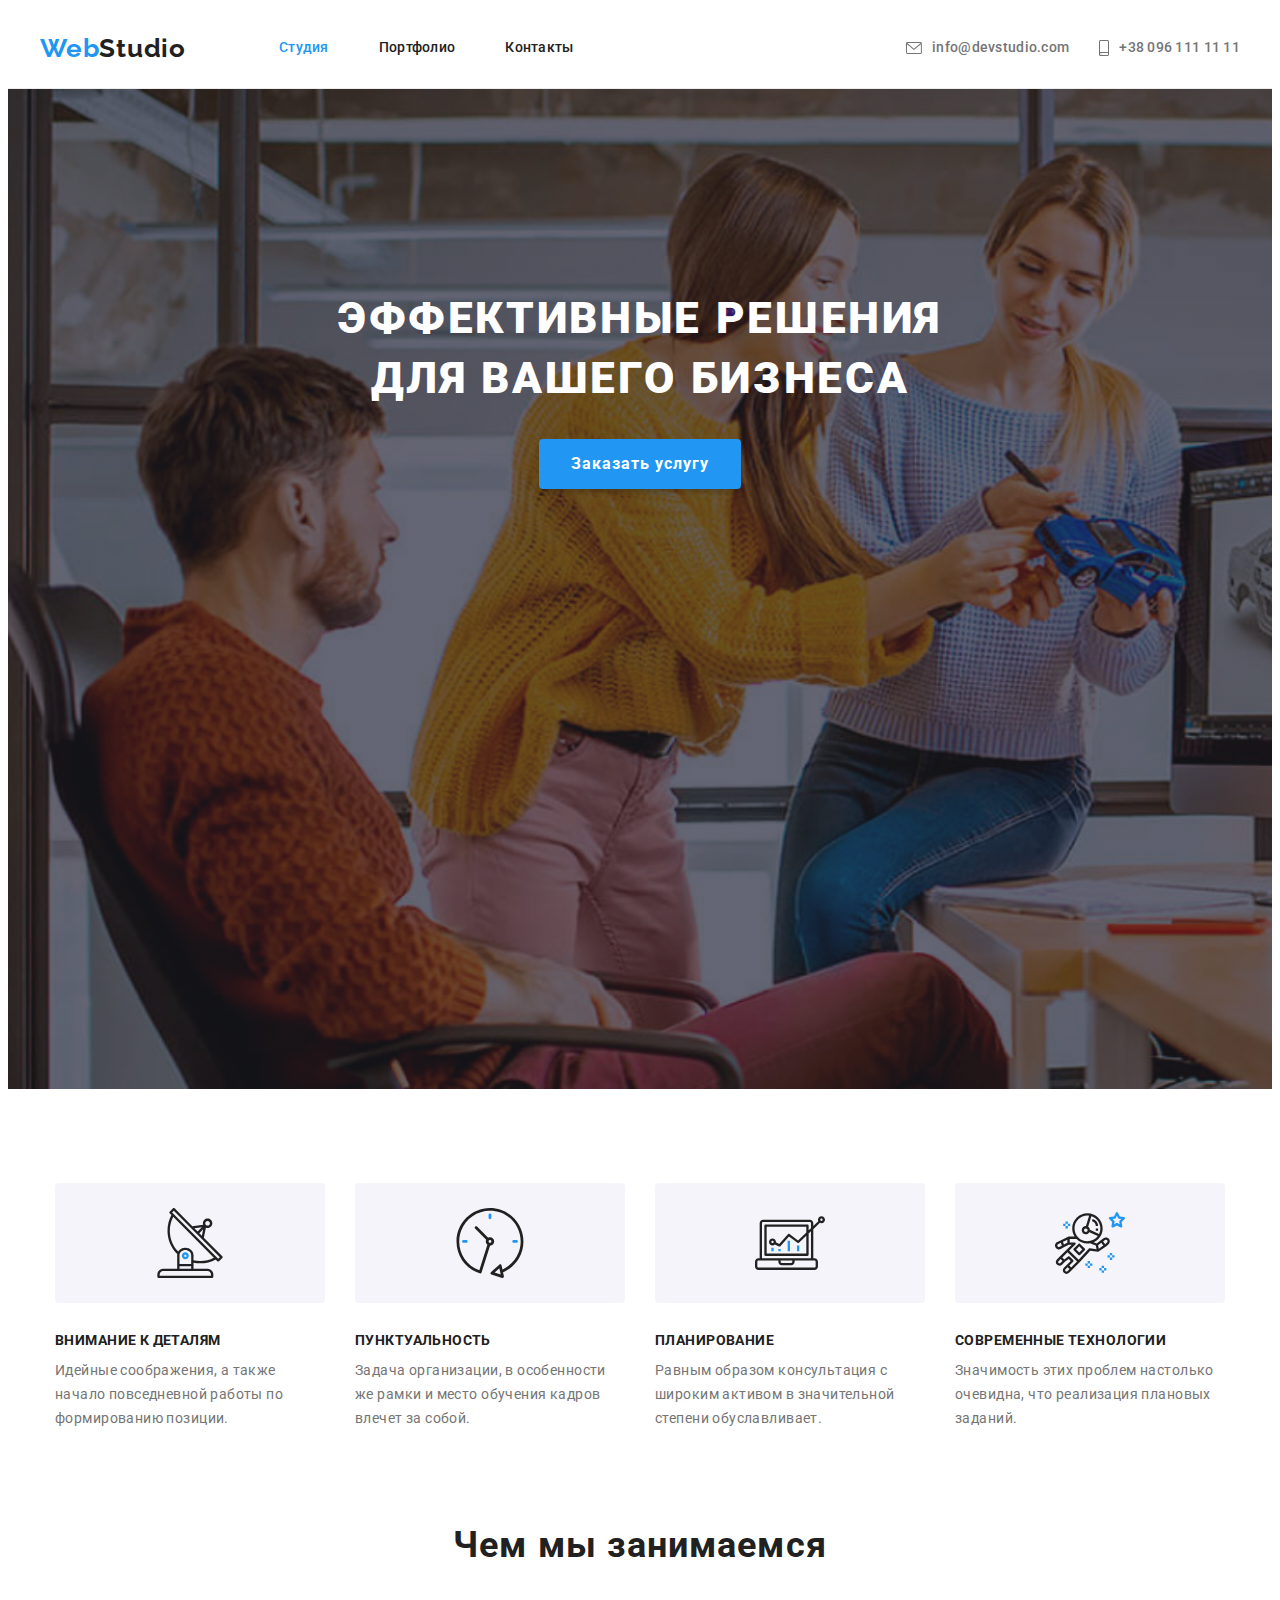
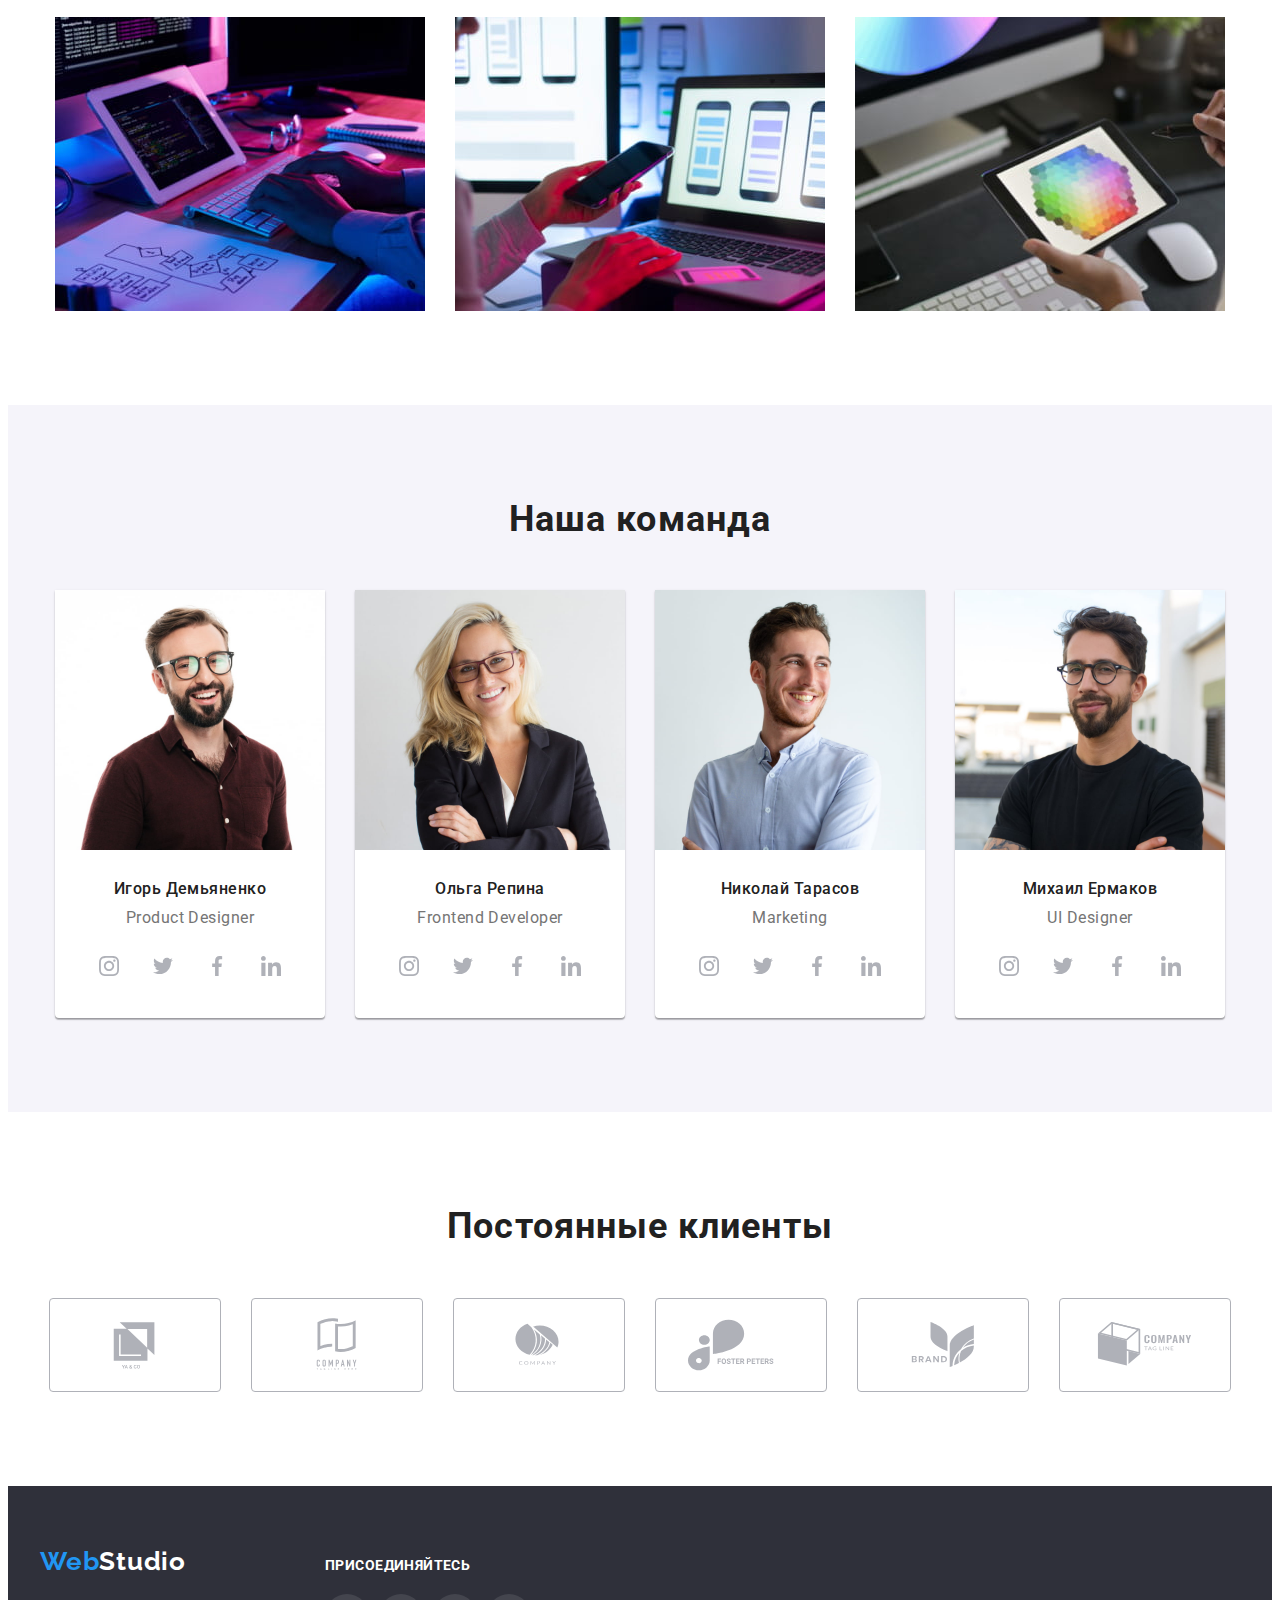
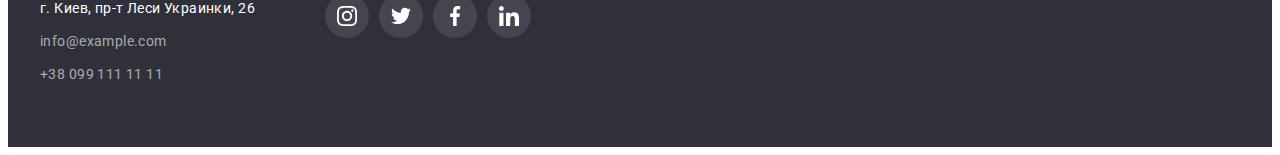
<file: index.html>
<!DOCTYPE html>
<html lang="ru">

<head>
    <meta charset="UTF-8">
    <meta http-equiv="X-UA-Compatible" content="IE=edge">
    <meta name="viewport" content="width=device-width, initial-scale=1.0">
    <title>Document</title>    

    <link rel="preconnect" href="https://fonts.googleapis.com">
    <link rel="preconnect" href="https://fonts.gstatic.com" crossorigin>
    <link href="https://fonts.googleapis.com/css2?family=Raleway:wght@700&family=Roboto:wght@400;500;700;900&display=swap"
        rel="stylesheet">

    <link rel="stylesheet" href="https://cdnjs.cloudflare.com/ajax/libs/modern-normalize/1.1.0/modern-normalize.min.css"
        integrity="sha512-wpPYUAdjBVSE4KJnH1VR1HeZfpl1ub8YT/NKx4PuQ5NmX2tKuGu6U/JRp5y+Y8XG2tV+wKQpNHVUX03MfMFn9Q=="
        crossorigin="anonymous" referrerpolicy="no-referrer" />

    <link rel="stylesheet" href="./css/styles.css">
</head>

<body>
    <header class="header">
        <div class="container">
            <nav class="header__navigation navigation">
                <a class="navigation__logo logo" href="./index.html">
                    <p><span class="logo_accent">Web</span>Studio</p>
                </a>
                <ul class="navigation__list">
                    <li class="navigation__item">
                        <a class="navigation__link current" href="./index.html">Студия</a>
                    </li>
                    <li class="navigation__item">
                        <a class="navigation__link" href="./portfolio.html">Портфолио</a>
                    </li>
                    <li class="navigation__item">
                        <a class="navigation__link" href="#">Контакты</a>
                    </li>
                </ul>
            </nav>
            <ul class="contacts__list">
                <li class="contacts__item contacts__item_mail">
                    <a class="contacts__link" href="mailto:info@devstudio.com">
                        <svg class="contacts__link_mail">
                            <use href="./images/icons.svg#mail"></use>                            
                        </svg>
                        info@devstudio.com</a>
                </li>
                <li class="contacts__item contacts__item_phone">
                    <a class="contacts__link" href="tel:+380961111111">
                        <svg class="contacts__link_phone">
                            <use href="./images/icons.svg#smartphone"></use>
                        </svg>
                        +38 096 111 11 11</a>
                </li>
            </ul>
        </div>                
    </header>

    <main>
        <!-- hero -->
        <section class="hero hero_owerlay">
            <div class="container">
                <h1 class="hero__title">Эффективные решения для вашего бизнеса</h1>
                <button class="hero__button-order button" type="button">Заказать услугу</button>
            </div>            
        </section>

        <!-- features -->
        <section class="features section">
            <div class="container">
                <h2 class="features__title visually-hidden" aria-hidden="true" tabindex="-1">Наши особенности</h2>
                <ul class="features__list">
                    <li class="features__item">
                        <div class="features__icons">
                            <svg class="features__icon">
                                <use href="./images/icons.svg#antenna-1"></use>
                            </svg>
                        </div>
                        <h3 class="features__title">Внимание к деталям</h3>
                        <p class="features__description">Идейные соображения, а также начало повседневной работы по формированию
                            позиции.</p>
                    </li>
                    <li class="features__item">
                        <div class="features__icons">
                            <svg class="features__icon">
                                <use href="./images/icons.svg#clock-2"></use>
                            </svg>
                        </div>
                        <h3 class="features__title">Пунктуальность</h3>
                        <p class="features__description">Задача организации, в особенности же рамки и место обучения кадров влечет за
                            собой.</p>
                    </li>
                    <li class="features__item">
                        <div class="features__icons">
                            <svg class="features__icon">
                                <use href="./images/icons.svg#diagram-3"></use>
                            </svg>
                        </div>
                        <h3 class="features__title">Планирование</h3>
                        <p class="features__description">Равным образом консультация с широким активом в значительной степени
                            обуславливает.</p>
                    </li>
                    <li class="features__item">
                        <div class="features__icons">
                            <svg class="features__icon">
                                <use href="./images/icons.svg#astronaut-4"></use>
                            </svg>
                        </div>
                        <h3 class="features__title">Современные технологии</h3>
                        <p class="features__description">Значимость этих проблем настолько очевидна, что реализация плановых заданий.
                        </p>
                    </li>
                </ul>
            </div>            
        </section>

        <!-- job-types -->
        <section class="job-types section">
            <div class="container">
                <h2 class="job-types__title">Чем мы занимаемся</h2>
                <ul class="job-types__list">
                    <li class="job-types__item">
                        <img class="job-types__img" src="./images/job-types/img-1.jpg" width="370" height="294" alt="человек программирует на планшете">
                    </li>
                    <li class="job-types__item">
                        <img class="job-types__img" src="./images/job-types/img-2.jpg" width="370" height="294"
                            alt="человек смотрит дизайн приложения на мониторе компьютера">
                    </li>
                    <li class="job-types__item">
                        <img class="job-types__img" src="./images/job-types/img-3.jpg" width="370" height="294" alt="на планшете изображена цветовая схема">
                    </li>
                </ul>
            </div>            
        </section>

        <!-- team -->
        <section class="team section">
            <div class="container">
                <h2 class="team__title">Наша команда</h2>
                <ul class="team__list">
                    <li class="team__item">
                        <img class="team__item-img" src="./images/team/card-1.jpg" width="270" height="260" alt="фото разработчика Игоря Демьяненко">
                        <h3 class="team__item-title">Игорь Демьяненко</h3>
                        <p class="team__item-subtitle">Product Designer</p>
                        <ul class="team__socials-list socials__list">
                            <li class="team__socials-item socials__item">
                                <a class="team__socials-link socials__link" href="#">
                                    <svg class="socials__icon">
                                        <use href="./images/icons.svg#instagram"></use>
                                    </svg>
                                </a>
                            </li>
                            <li class="team__socials-item socials__item">
                                <a class="team__socials-link socials__link" href="#">
                                    <svg class="socials__icon">
                                        <use href="./images/icons.svg#twitter"></use>
                                    </svg>
                                </a>
                            </li>
                            <li class="team__socials-item socials__item">
                                <a class="team__socials-link socials__link" href="#">
                                    <svg class="socials__icon">
                                        <use href="./images/icons.svg#facebook"></use>
                                    </svg>
                                </a>
                            </li>
                            <li class="team__socials-item socials__item">
                                <a class="team__socials-link socials__link" href="#">
                                    <svg class="socials__icon">
                                        <use href="./images/icons.svg#linkedin"></use>
                                    </svg>
                                </a>
                            </li>
                        </ul>
                    </li>
                    <li class="team__item">
                        <img class="team__item-img" src="./images/team/card-2.jpg" width="270" height="260" alt="фото разработчика Ольги Репиной">
                        <h3 class="team__item-title">Ольга Репина</h3>
                        <p class="team__item-subtitle">Frontend Developer</p>
                        <ul class="team__socials-list socials__list">
                            <li class="team__socials-item socials__item">
                                <a class="team__socials-link socials__link" href="#">
                                    <svg class="socials__icon">
                                        <use href="./images/icons.svg#instagram"></use>
                                    </svg>
                                </a>
                            </li>
                            <li class="team__socials-item socials__item">
                                <a class="team__socials-link socials__link" href="#">
                                    <svg class="socials__icon">
                                        <use href="./images/icons.svg#twitter"></use>
                                    </svg>
                                </a>
                            </li>
                            <li class="team__socials-item socials__item">
                                <a class="team__socials-link socials__link" href="#">
                                    <svg class="socials__icon">
                                        <use href="./images/icons.svg#facebook"></use>
                                    </svg>
                                </a>
                            </li>
                            <li class="team__socials-item socials__item">
                                <a class="team__socials-link socials__link" href="#">
                                    <svg class="socials__icon">
                                        <use href="./images/icons.svg#linkedin"></use>
                                    </svg>
                                </a>
                            </li>
                        </ul>
                    </li>
                    <li class="team__item">
                        <img class="team__item-img" src="./images/team/card-3.jpg" width="270" height="260" alt="фото разработчика Николая Тарасова">
                        <h3 class="team__item-title">Николай Тарасов</h3>
                        <p class="team__item-subtitle">Marketing</p>
                        <ul class="team__socials-list socials__list">
                            <li class="team__socials-item socials__item">
                                <a class="team__socials-link socials__link" href="#">
                                    <svg class="socials__icon">
                                        <use href="./images/icons.svg#instagram"></use>
                                    </svg>
                                </a>
                            </li>
                            <li class="team__socials-item socials__item">
                                <a class="team__socials-link socials__link" href="#">
                                    <svg class="socials__icon">
                                        <use href="./images/icons.svg#twitter"></use>
                                    </svg>
                                </a>
                            </li>
                            <li class="team__socials-item socials__item">
                                <a class="team__socials-link socials__link" href="#">
                                    <svg class="socials__icon">
                                        <use href="./images/icons.svg#facebook"></use>
                                    </svg>
                                </a>
                            </li>
                            <li class="team__socials-item socials__item">
                                <a class="team__socials-link socials__link" href="#">
                                    <svg class="socials__icon">
                                        <use href="./images/icons.svg#linkedin"></use>
                                    </svg>
                                </a>
                            </li>
                        </ul>
                    </li>
                    <li class="team__item">
                        <img class="team__item-img" src="./images/team/card-4.jpg" width="270" height="260" alt="фото разработчика Михаила Ермакова">
                        <h3 class="team__item-title">Михаил Ермаков</h3>
                        <p class="team__item-subtitle">UI Designer</p>
                        <ul class="team__socials-list socials__list">
                            <li class="team__socials-item socials__item">
                                <a class="team__socials-link socials__link" href="#">
                                    <svg class="socials__icon">
                                        <use href="./images/icons.svg#instagram"></use>
                                    </svg>
                                </a>
                            </li>
                            <li class="team__socials-item socials__item">
                                <a class="team__socials-link socials__link" href="#">
                                    <svg class="socials__icon">
                                        <use href="./images/icons.svg#twitter"></use>
                                    </svg>
                                </a>
                            </li>
                            <li class="team__socials-item socials__item">
                                <a class="team__socials-link socials__link" href="#">
                                    <svg class="socials__icon">
                                        <use href="./images/icons.svg#facebook"></use>
                                    </svg>
                                </a>
                            </li>
                            <li class="team__socials-item socials__item">
                                <a class="team__socials-link socials__link" href="#">
                                    <svg class="socials__icon">
                                        <use href="./images/icons.svg#linkedin"></use>
                                    </svg>
                                </a>
                            </li>
                        </ul>
                    </li>
                </ul>
            </div>            
        </section>

        <!-- clients -->
        <section class="clients section">
            <div class="container">
                <h2 class="clients__title">Постоянные клиенты</h2>
                <ul class="clients__list">
                    <li class="clients__item">
                        <a href="#" class="clients__link">
                            <svg class="clients__icon">
                                <use href="./images/icons.svg#client-1"></use>
                            </svg>
                        </a>
                    </li>
                    <li class="clients__item">
                        <a href="#" class="clients__link">
                            <svg class="clients__icon">
                                <use href="./images/icons.svg#client-2"></use>
                            </svg>
                        </a>
                    </li>
                    <li class="clients__item">
                        <a href="#" class="clients__link">
                            <svg class="clients__icon">
                                <use href="./images/icons.svg#client-3"></use>
                            </svg>
                        </a>
                    </li>
                    <li class="clients__item">
                        <a href="#" class="clients__link">
                            <svg class="clients__icon">
                                <use href="./images/icons.svg#client-4"></use>
                            </svg>
                        </a>
                    </li>
                    <li class="clients__item">
                        <a href="#" class="clients__link">
                            <svg class="clients__icon">
                                <use href="./images/icons.svg#client-5"></use>
                            </svg>
                        </a>
                    </li>
                    <li class="clients__item">
                        <a href="#" class="clients__link">
                            <svg class="clients__icon">
                                <use href="./images/icons.svg#client-6"></use>
                            </svg>
                        </a>
                    </li>
                </ul>
            </div>
        </section>
    </main>

    <footer class="footer">
        <div class="container">
            <div class="footer__flex-contsiner">
                <div class="footer__flex-item">
                    <a class="footer__logo logo" href="./index.html">
                        <p><span class="logo_accent">Web</span>Studio</p>
                    </a>
                    <address class="footer__address">
                        <ul class="address__list">
                            <li class="address__item">
                                <a class="address__link" href="https://goo.gl/maps/WGsZqFexePuv4Tt99" target="_blank"
                                    rel="noonoreferrer nofollow">г. Киев, пр-т Леси Украинки, 26</a>
                            </li>
                            <li class="address__item">
                                <a class="address__link" href="mailto:info@example.com">info@example.com</a>
                            </li>
                            <li class="address__item">
                                <a class="address__link" href="tel:+380991111111">+38 099 111 11 11</a>
                            </li>
                        </ul>
                    </address>
                </div>
                <div class="footer__flex-item">
                    <h2 class="footer__socilas-title">Присоединяйтесь</h2>
                    <ul class="footer__socials-list socials__list">
                        <li class="footer__socials-item socials__item">
                            <a class="footer__socials-link socials__link" href="#">
                                <svg class="socials__icon">
                                    <use href="./images/icons.svg#instagram"></use>
                                </svg>
                            </a>
                        </li>
                        <li class="footer__socials-item socials__item">
                            <a class="footer__socials-link socials__link" href="#">
                                <svg class="socials__icon">
                                    <use href="./images/icons.svg#twitter"></use>
                                </svg>
                            </a>
                        </li>
                        <li class="footer__socials-item socials__item">
                            <a class="footer__socials-link socials__link" href="#">
                                <svg class="socials__icon">
                                    <use href="./images/icons.svg#facebook"></use>
                                </svg>
                            </a>
                        </li>
                        <li class="footer__socials-item socials__item">
                            <a class="footer__socials-link socials__link" href="#">
                                <svg class="socials__icon">
                                    <use href="./images/icons.svg#linkedin"></use>
                                </svg>
                            </a>
                        </li>
                    </ul>
                </div>
            </div>           
        </div>        
    </footer>
</body>
</html>
</file>
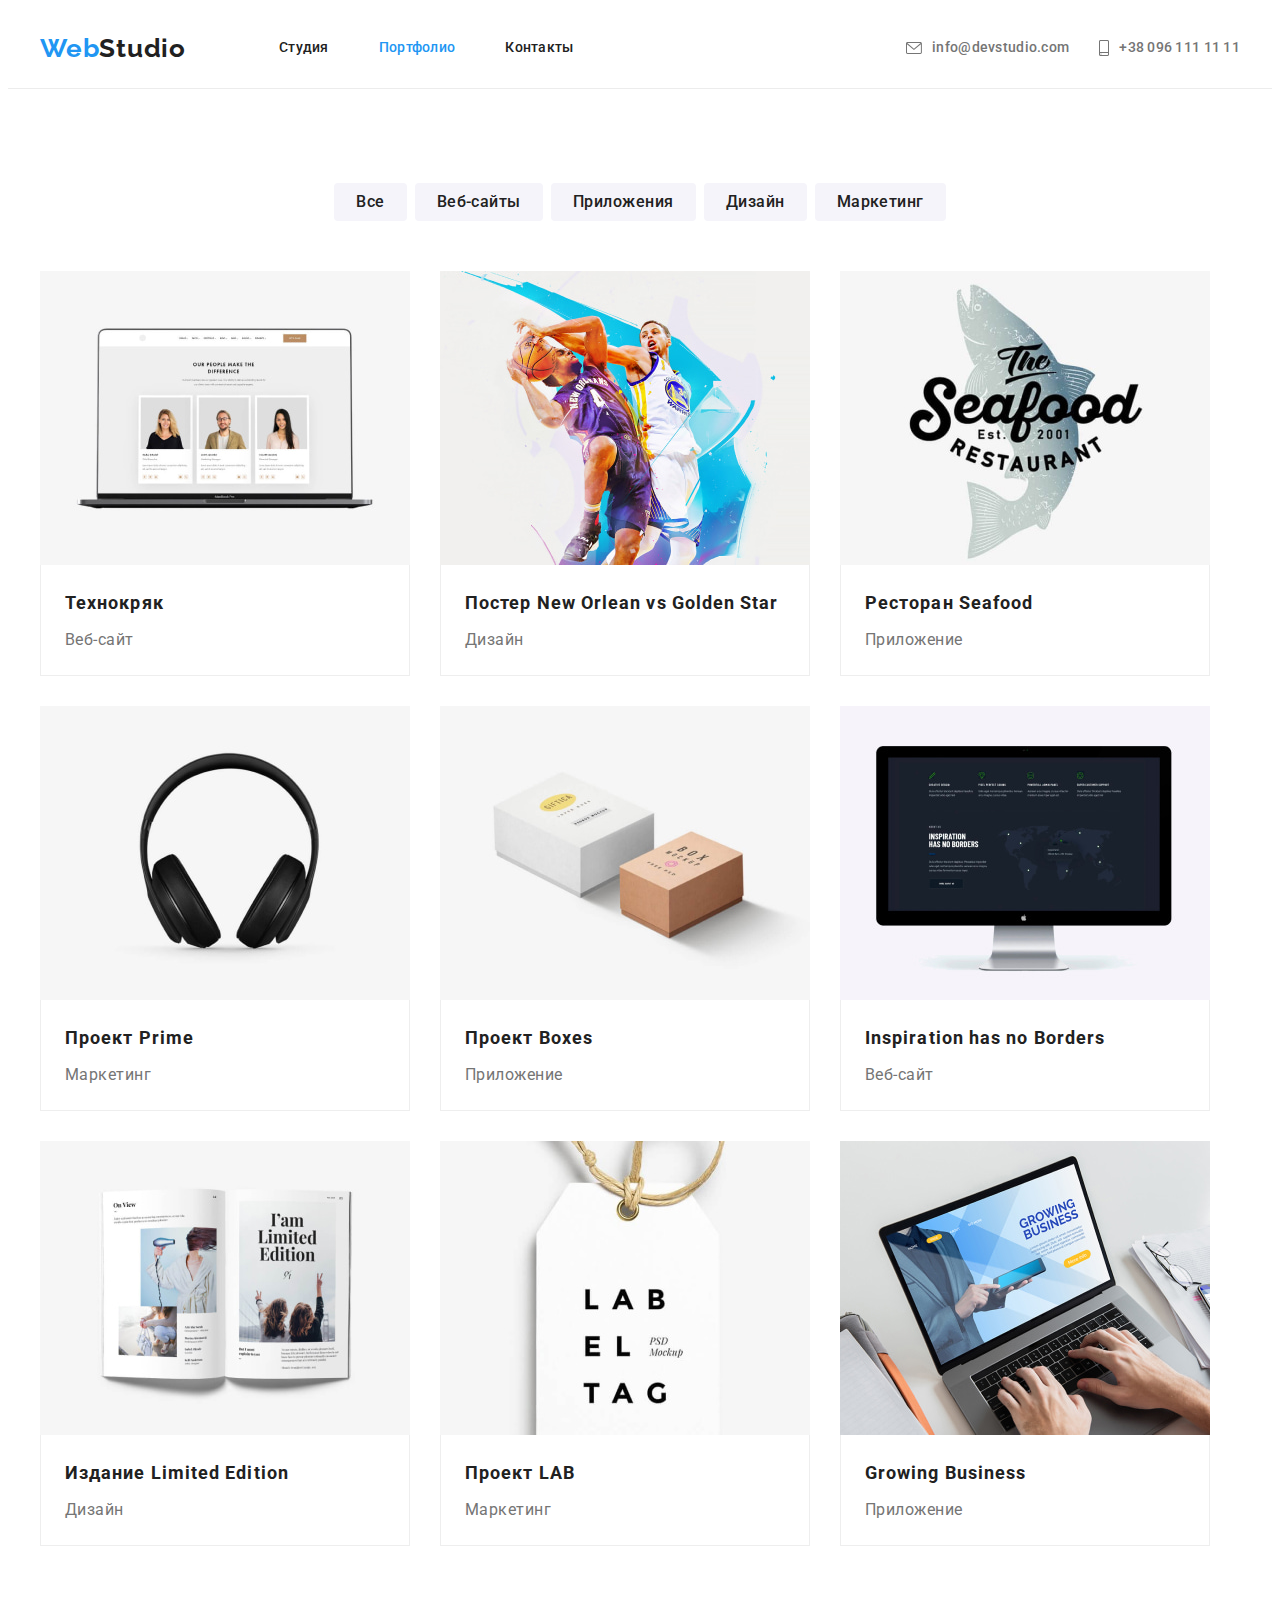
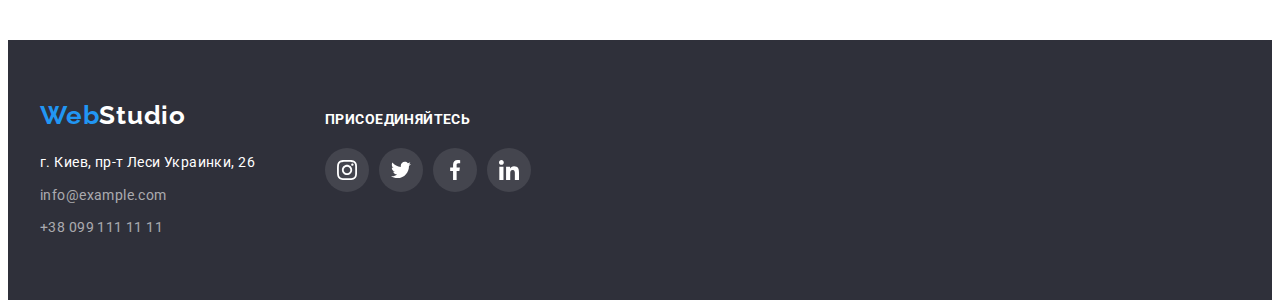
<file: portfolio.html>
<!DOCTYPE html>
<html lang="ru">

<head>
    <meta charset="UTF-8">
    <meta http-equiv="X-UA-Compatible" content="IE=edge">
    <meta name="viewport" content="width=device-width, initial-scale=1.0">
    <title>Document</title>

    <link rel="preconnect" href="https://fonts.googleapis.com">
    <link rel="preconnect" href="https://fonts.gstatic.com" crossorigin>
    <link href="https://fonts.googleapis.com/css2?family=Raleway:wght@700&family=Roboto:wght@400;500;700;900&display=swap"
        rel="stylesheet">

    <link rel="stylesheet" href="https://cdnjs.cloudflare.com/ajax/libs/modern-normalize/1.1.0/modern-normalize.min.css"
        integrity="sha512-wpPYUAdjBVSE4KJnH1VR1HeZfpl1ub8YT/NKx4PuQ5NmX2tKuGu6U/JRp5y+Y8XG2tV+wKQpNHVUX03MfMFn9Q=="
        crossorigin="anonymous" referrerpolicy="no-referrer" />
        
    <link rel="stylesheet" href="./css/styles.css">
</head>

<body>
    <header class="header">
        <div class="container">
            <nav class="header__navigation navigation">
                <a class="navigation__logo logo" href="./index.html">
                    <p><span class="logo_accent">Web</span>Studio</p>
                </a>
                <ul class="navigation__list">
                    <li class="navigation__item">
                        <a class="navigation__link" href="./index.html">Студия</a>
                    </li>
                    <li class="navigation__item">
                        <a class="navigation__link current" href="./portfolio.html">Портфолио</a>
                    </li>
                    <li class="navigation__item">
                        <a class="navigation__link" href="#">Контакты</a>
                    </li>
                </ul>
            </nav>
            <ul class="contacts__list">
                <li class="contacts__item contacts__item_mail">
                    <a class="contacts__link" href="mailto:info@devstudio.com">
                        <svg class="contacts__link_mail">
                            <use href="./images/icons.svg#mail"></use>
                        </svg>
                        info@devstudio.com</a>
                </li>
                <li class="contacts__item contacts__item_phone">
                    <a class="contacts__link" href="tel:+380961111111">
                        <svg class="contacts__link_phone">
                            <use href="./images/icons.svg#smartphone"></use>
                        </svg>
                        +38 096 111 11 11</a>
                </li>
            </ul>
        </div>
    </header>

    <main>
        <section class="section">
            <div class="container">
                <h1 class="visually-hidden">Наши работы</h1>
                <ul class="filters__list">
                    <li class="filters__item">
                        <button class="filters__button" type="button">Все</button>
                    </li>
                    <li class="filters__item">
                        <button class="filters__button" type="button">Веб-сайты</button>
                    </li>
                    <li class="filters__item">
                        <button class="filters__button" type="button">Приложения</button>
                    </li>
                    <li class="filters__item">
                        <button class="filters__button" type="button">Дизайн</button>
                    </li>
                    <li class="filters__item">
                        <button class="filters__button" type="button">Маркетинг</button>
                    </li>
                </ul>
                <ul class="projects__list">
                    <li class="projects__item">
                        <a href="#" class="projects__link">
                            <img class="projects__img" src="./images/projects/project-1.jpg" width="370" height="294"
                                alt="ноутбук с открытым сайтом Технокряк">
                            <div class="projects__text">
                                <h2 class="projects__title">Технокряк</h2>
                                <p class="projects__subtitle">Веб-сайт</p>
                            </div>                            
                        </a>
                    </li>
                    <li class="projects__item">
                        <a href="#" class="projects__link">
                            <img class="projects__img" src="./images/projects/project-2.jpg" width="370" height="294"
                                alt="постер с изображениеми двох баскетболистов">
                            <div class="projects__text">
                                <h2 class="projects__title">Постер New Orlean vs Golden Star</h2>
                                <p class="projects__subtitle">Дизайн</p>
                            </div>                            
                        </a>
                    </li>
                    <li class="projects__item">
                        <a href="#" class="projects__link">
                            <img class="projects__img" src="./images/projects/project-3.jpg" width="370" height="294" alt="логотимп ресторана Seafood">
                            <div class="projects__text">
                                <h2 class="projects__title">Ресторан Seafood</h2>
                                <p class="projects__subtitle">Приложение</p>
                            </div>                            
                        </a>
                    </li>
                    <li class="projects__item">
                        <a href="#" class="projects__link">
                            <img class="projects__img" src="./images/projects/project-4.jpg" width="370" height="294" alt="черные накладные наушники">
                            <div class="projects__text">
                                <h2 class="projects__title">Проект Prime</h2>
                                <p class="projects__subtitle">Маркетинг</p>
                            </div>                            
                        </a>
                    </li>
                    <li class="projects__item">
                        <a href="#" class="projects__link">
                            <img class="projects__img" src="./images/projects/project-5.jpg" width="370" height="294"
                                alt="изображены белий и оранжевый боксы">
                            <div class="projects__text">
                                <h2 class="projects__title">Проект Boxes</h2>
                                <p class="projects__subtitle">Приложение</p>
                            </div>                            
                        </a>
                    </li>
                    <li class="projects__item">
                        <a href="#" class="projects__link">
                            <img class="projects__img" src="./images/projects/project-6.jpg" width="370" height="294"
                                alt="мак с открытым сайтом Inspiration has no Borders">
                            <div class="projects__text">
                                <h2 class="projects__title">Inspiration has no Borders</h2>
                                <p class="projects__subtitle">Веб-сайт</p>
                            </div>                            
                        </a>
                    </li>
                    <li class="projects__item">
                        <a href="#" class="projects__link">
                            <img class="projects__img" src="./images/projects/project-7.jpg" width="370" height="294"
                                alt="развертка книги лимитированого издания">
                            <div class="projects__text">
                                <h2 class="projects__title">Издание Limited Edition</h2>
                                <p class="projects__subtitle">Дизайн</p>
                            </div>                            
                        </a>
                    </li>
                    <li class="projects__item">
                        <a href="#" class="projects__link">
                            <img class="projects__img" src="./images/projects/project-8.jpg" width="370" height="294" alt="логотип проекта LAB">
                            <div class="projects__text">
                                <h2 class="projects__title">Проект LAB</h2>
                                <p class="projects__subtitle">Маркетинг</p>
                            </div>                            
                        </a>
                    </li>
                    <li class="projects__item">
                        <a href="#" class="projects__link">
                            <img class="projects__img" src="./images/projects/project-9.jpg" width="370" height="294"
                                alt="на ноутбуке открыто приложение Growing Business">
                            <div class="projects__text">
                                <h2 class="projects__title">Growing Business</h2>
                                <p class="projects__subtitle">Приложение</p>
                            </div>                            
                        </a>
                    </li>
                </ul>
            </div>            
        </section>
    </main>

    <footer class="footer">
        <div class="container">
            <div class="footer__flex-contsiner">
                <div class="footer__flex-item">
                    <a class="footer__logo logo" href="./index.html">
                        <p><span class="logo_accent">Web</span>Studio</p>
                    </a>
                    <address class="footer__address">
                        <ul class="address__list">
                            <li class="address__item">
                                <a class="address__link" href="https://goo.gl/maps/WGsZqFexePuv4Tt99" target="_blank"
                                    rel="noonoreferrer nofollow">г. Киев, пр-т Леси Украинки, 26</a>
                            </li>
                            <li class="address__item">
                                <a class="address__link" href="mailto:info@example.com">info@example.com</a>
                            </li>
                            <li class="address__item">
                                <a class="address__link" href="tel:+380991111111">+38 099 111 11 11</a>
                            </li>
                        </ul>
                    </address>
                </div>
                <div class="footer__flex-item">
                    <h2 class="footer__socilas-title">Присоединяйтесь</h2>
                    <ul class="footer__socials-list socials__list">
                        <li class="footer__socials-item socials__item">
                            <a class="footer__socials-link socials__link" href="#">
                                <svg class="socials__icon">
                                    <use href="./images/icons.svg#instagram"></use>
                                </svg>
                            </a>
                        </li>
                        <li class="footer__socials-item socials__item">
                            <a class="footer__socials-link socials__link" href="#">
                                <svg class="socials__icon">
                                    <use href="./images/icons.svg#twitter"></use>
                                </svg>
                            </a>
                        </li>
                        <li class="footer__socials-item socials__item">
                            <a class="footer__socials-link socials__link" href="#">
                                <svg class="socials__icon">
                                    <use href="./images/icons.svg#facebook"></use>
                                </svg>
                            </a>
                        </li>
                        <li class="footer__socials-item socials__item">
                            <a class="footer__socials-link socials__link" href="#">
                                <svg class="socials__icon">
                                    <use href="./images/icons.svg#linkedin"></use>
                                </svg>
                            </a>
                        </li>
                    </ul>
                </div>
            </div>
        </div>
    </footer>
</body>

</html>
</file>
<file: css/styles.css>
/* colors */
:root {
  /* fonts */
  --main-font: 'Roboto', sans-serif;
  --secondary-font: 'Raleway', sans-serif;

  /* bg-color */
  --main-bg-color: #fff;
  --secondary-bg-color: #2f303a;
  --third-bg-color: #f5f4fa;

  /* text-color */
  --title-color: #212121;
  --main-text-color: #757575;
  --accent-color: #2196f3;
  --accent-btn-color: #188ce8;
  --fill-color: #afb1b8;
  --footer-contacts-color: rgba(255, 255, 255, 0.6);

  /* other color */
  --header-border-color: #ececec;
  --footer-socials-bg-color: rgba(255, 255, 255, 0.1);
  --project-border-color: #eee;
}

/* Declaration order */
/* Positioning */
/* Box-model */
/* Typography */
/* Visual */
/* Misc */

/* default styles */

body {
  font-family: var(--main-font);
  font-weight: 400;
  color: var(--main-text-color);
  background-color: var(--main-bg-color);
}

h1,
h2,
h3,
p {
  margin: 0;
  padding: 0;
}

a {
  text-decoration: none;
  color: inherit;
}

button {
  font-family: inherit;
  cursor: pointer;
  border: none;
}

ul {
  margin: 0;
  padding: 0;
  list-style: none;
}

address {
  font-style: normal;
}

img {
  display: block;
  max-width: 100%;
  height: auto;
}

.outline {
  outline: 2px solid lime;
}

.container {
  max-width: 1200px;
  margin: 0 auto;
  padding-left: 15px;
  padding-right: 15px;
}

.section {
  padding: 94px 0;
}

.logo {
  font-family: var(--secondary-font);
  font-weight: 700;
  font-size: 26px;
  line-height: 1.19;
  letter-spacing: 0.03em;
}

.logo_accent {
  color: var(--accent-color);
}

.button {
  padding: 10px 32px;
  color: var(--main-bg-color);
  background-color: var(--accent-color);
  box-shadow: 0px 4px 4px rgba(0, 0, 0, 0.15);
  border-radius: 4px;
  transition: all 0.3s ease-in-out;
}

.button:hover,
.button:focus {
  background-color: var(--accent-btn-color);
}

.visually-hidden {
  position: absolute;
  white-space: nowrap;
  width: 1px;
  height: 1px;
  overflow: hidden;
  border: 0;
  padding: 0;
  clip: rect(0 0 0 0);
  clip-path: inset(50%);
  margin: -1px;
}

/* header */
.header {
  max-height: 80px;
  border-bottom: 1px solid var(--header-border-color);
}

.header > .container {
  display: flex;
}

.header__navigation {
  display: flex;
  align-items: center;
}

.navigation__list,
.contacts__list {
  display: flex;
  font-weight: 500;
  font-size: 14px;
  line-height: 1.14;
  letter-spacing: 0.02em;
}

.navigation__item:not(:last-child) {
  margin-right: 50px;
}

.navigation__link,
.contacts__link {
  display: inline-flex;
  align-items: center;
  padding-top: 32px;
  padding-bottom: 32px;
  transition: all 0.3s ease-in-out;
}

.navigation__logo {
  display: block;
  margin-right: 93px;
  color: var(--title-color);
}

.navigation__link {
  color: var(--title-color);
}

.navigation__link:hover,
.navigation__link:focus,
.navigation__link.current {
  color: var(--accent-color);
}

.contacts__list {
  margin-left: auto;
}

.contacts__item:not(:last-child) {
  margin-right: 30px;
}

.contacts__link {
  color: var(--main-text-color);
}

.contacts__link:hover,
.contacts__link:focus {
  color: var(--accent-color);
  fill: var(--accent-color);
}

.contacts__link_mail,
.contacts__link_phone {
  margin-right: 10px;
}

.contacts__link_mail {
  width: 16px;
  height: 12px;
}

.contacts__link_phone {
  width: 10px;
  height: 16px;
}

/* footer */
.footer {
  padding: 60px 0;
  font-size: 14px;
  line-height: 1.71;
  letter-spacing: 0.03em;
  color: var(--footer-contacts-color);
  background-color: var(--secondary-bg-color);
}

.footer__flex-contsiner {
  display: flex;
  align-items: baseline;
}

.footer__flex-item:nth-child(1) {
  margin-right: 70px;
}

.footer__logo {
  display: inline-block;
  margin-bottom: 20px;
  color: var(--main-bg-color);
}

.address__item:not(:last-child) {
  margin-bottom: 9px;
}

.address__link[target] {
  color: var(--main-bg-color);
}

.footer__socilas-title {
  margin-bottom: 20px;
  font-weight: 700;
  font-size: 14px;
  line-height: 1.14;
  letter-spacing: 0.03em;
  text-transform: uppercase;
  color: var(--main-bg-color);
}

.footer__socials-link.socials__link {
  color: var(--main-bg-color);
  background-color: var(--footer-socials-bg-color);
}

/* styles index.html */

/* hero */
.hero {
  padding: 200px 0;
  text-align: center;
  background-color: var(--secondary-bg-color);
}

.hero_owerlay {
  max-width: 1600px;
  height: 600px;
  margin-left: auto;
  margin-right: auto;
  background-image: linear-gradient(to right, rgba(47, 48, 58, 0.4), rgba(47, 48, 58, 0.4)),
    url('../images/hero/hero-bg.jpg');
  background-size: cover;
}

.hero__title {
  margin-right: auto;
  margin-bottom: 30px;
  margin-left: auto;
  max-width: 696px;

  font-weight: 900;
  font-size: 44px;
  line-height: 1.36;

  letter-spacing: 0.06em;
  text-transform: uppercase;
  color: var(--main-bg-color);
}

.hero__button-order {
  font-weight: 700;
  font-size: 16px;
  line-height: 1.87;
  letter-spacing: 0.06em;
}

/* features */
.features.section {
  padding-bottom: 0;
}

.features__list,
.job-types__list,
.team__list {
  display: flex;
  justify-content: center;
  gap: 30px;
}

.features__item {
  max-width: 270px;
}

.features__icons {
  display: inline-flex;
  justify-content: center;
  align-items: center;
  width: 100%;
  height: 120px;
  margin-bottom: 30px;
  background-color: var(--third-bg-color);
  border-radius: 4px;
}

.features__icon {
  width: 70px;
  height: 70px;
}

.features__title {
  margin-bottom: 10px;
  font-weight: 700;
  font-size: 14px;
  line-height: 1.14;
  letter-spacing: 0.03em;
  text-transform: uppercase;
  color: var(--title-color);
}

.features__description {
  font-size: 14px;
  line-height: 1.71;
  letter-spacing: 0.03em;
}

/* job-types */
.job-types__title,
.team__title,
.clients__title {
  margin-bottom: 50px;
  font-weight: 700;
  font-size: 36px;
  line-height: 1.16;
  text-align: center;
  letter-spacing: 0.03em;
  color: var(--title-color);
}

/* team */
.team {
  background-color: var(--third-bg-color);
}

/* .team__list {
  display: flex;
  justify-content: center;
  gap: 30px;
} */

.team__item {
  padding-bottom: 30px;
  max-width: 270px;
  background-color: var(--main-bg-color);
  box-shadow: 0px 1px 3px rgba(0, 0, 0, 0.12), 0px 1px 1px rgba(0, 0, 0, 0.14),
    0px 2px 1px rgba(0, 0, 0, 0.2);
  border-radius: 0px 0px 4px 4px;
}

.team__item-img {
  margin-bottom: 30px;
}

.team__item-title {
  margin-bottom: 10px;
  font-weight: 500;
  font-size: 16px;
  line-height: 1.18;
  text-align: center;
  letter-spacing: 0.03em;
  color: var(--title-color);
}

.team__item-subtitle {
  margin-bottom: 16px;
  font-size: 16px;
  line-height: 1.18;
  text-align: center;
  letter-spacing: 0.03em;
}

.socials__list {
  display: flex;
  justify-content: center;
  gap: 10px;
}

.socials__link {
  display: inline-flex;
  justify-content: center;
  align-items: center;
  width: 44px;
  height: 44px;
  color: var(--fill-color);
  background-color: var(--main-bg-color);
  border-radius: 50%;
  transition: all 0.3s ease-in;
}

.socials__link:hover,
.socials__link:focus {
  color: var(--main-bg-color);
  background-color: var(--accent-color);
}

.socials__icon {
  width: 20px;
  height: 20px;
}

/* clients */
.clients__list {
  display: flex;
  justify-content: center;
  gap: 30px;
}

.clients__link {
  display: inline-flex;
  justify-content: center;
  align-items: center;
  width: 170px;
  height: 92px;
  color: var(--fill-color);
  border: 1px solid #afb1b8;
  border-radius: 4px;
  transition: all 0.3s ease-in;
}

.clients__link:hover,
.clients__link:focus {
  border-color: var(--accent-color);
  color: var(--accent-color);
}

.clients__icon {
  width: 106px;
  height: 60px;
}

/* styles portfolio.html */

/* filters */
.filters__list {
  display: flex;
  justify-content: center;
  margin-bottom: 50px;
}

.filters__item:not(:last-child) {
  margin-right: 8px;
}

.filters__button {
  padding: 6px 22px;

  font-weight: 500;
  font-size: 16px;
  line-height: 1.62;
  letter-spacing: 0.03em;
  color: var(--title-color);

  background-color: var(--third-bg-color);
  border-radius: 4px;
  transition: all 0.3s ease-in-out;
}

.filters__button:hover,
.filters__button:focus {
  color: var(--main-bg-color);
  background-color: var(--accent-color);
  box-shadow: 0px 3px 1px rgba(0, 0, 0, 0.1), 0px 1px 2px rgba(0, 0, 0, 0.08),
    0px 2px 2px rgba(0, 0, 0, 0.12);
}

/* projects */
.projects__list {
  display: flex;
  flex-wrap: wrap;
  gap: 30px;
}

/* .projects__item {
  flex-basis: calc((100%-60px) / 3);
} */

.projects__link {
  display: inline-block;
}

.projects__link:hover,
.projects__link:focus {
  box-shadow: 0px 1px 1px rgba(0, 0, 0, 0.12), 0px 4px 4px rgba(0, 0, 0, 0.06),
    1px 4px 6px rgba(0, 0, 0, 0.16);
}

.projects__text {
  padding: 20px 24px;
  border-right: 1px solid var(--project-border-color);
  border-bottom: 1px solid var(--project-border-color);
  border-left: 1px solid var(--project-border-color);
}

.projects__title {
  margin-bottom: 4px;
  font-weight: bold;
  font-size: 18px;
  line-height: 2;
  letter-spacing: 0.06em;
  color: var(--title-color);
}

.projects__subtitle {
  font-size: 16px;
  line-height: 1.87;
  letter-spacing: 0.03em;
}
</file>
